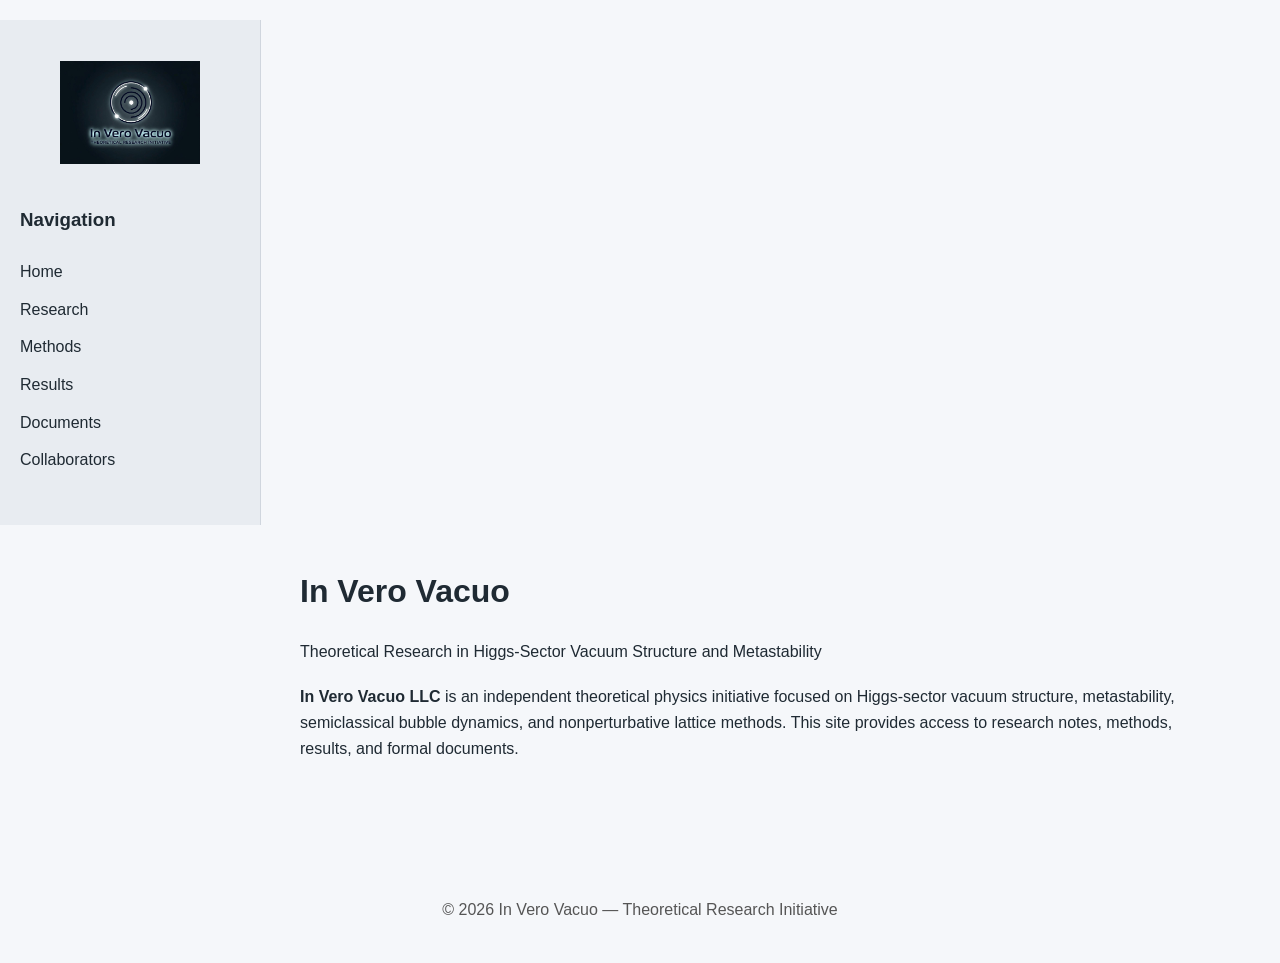
<file: index.html>
<!DOCTYPE html>
<html lang="en">
<head>
  <meta charset="UTF-8">
  <title>In Vero Vacuo — Home</title>
  <link rel="stylesheet" href="assets/css/style.css">
</head>

<body>
  
<!-- SIDEBAR NAVIGATION -->
    <div class="sidebar">
        <div class="sidebar-brand" style="margin-bottom: 20px; text-align: center;">
            <a href="index.html">
                <img src="assets/img/logo.png" alt="In Vero Vacuo Logo" style="width: 72px; height: 72px; object-fit: contain;">
            </a>
        </div>
        <h3>Navigation</h3>
        <ul>
            <li><a href="index.html">Home</a></li>
            <li><a href="research.html">Research</a></li>
            <li><a href="methods.html">Methods</a></li>
            <li><a href="results.html">Results</a></li>
            <li><a href="docs.html">Documents</a></li>
            <li><a href="collaborators.html">Collaborators</a></li>
           <!-- <li><a href="news.html">News</a></li>-->
        </ul>
    </div>
  <!-- MAIN CONTENT -->
  <div class="main-content">
    <div class="hero">
    <h1>In Vero Vacuo</h1>
    <p>Theoretical Research in Higgs‑Sector Vacuum Structure and Metastability</p>
  </div>
    <p>
      <strong>In Vero Vacuo LLC</strong> is an independent theoretical physics initiative focused on 
      Higgs‑sector vacuum structure, metastability, semiclassical bubble dynamics, and nonperturbative 
      lattice methods. This site provides access to research notes, methods, results, and formal documents.
    </p>
  </div>

  <!-- FOOTER -->
  <footer>
    <p>© 2026 In Vero Vacuo — Theoretical Research Initiative</p>
  </footer>

</body>
</html>
</file>
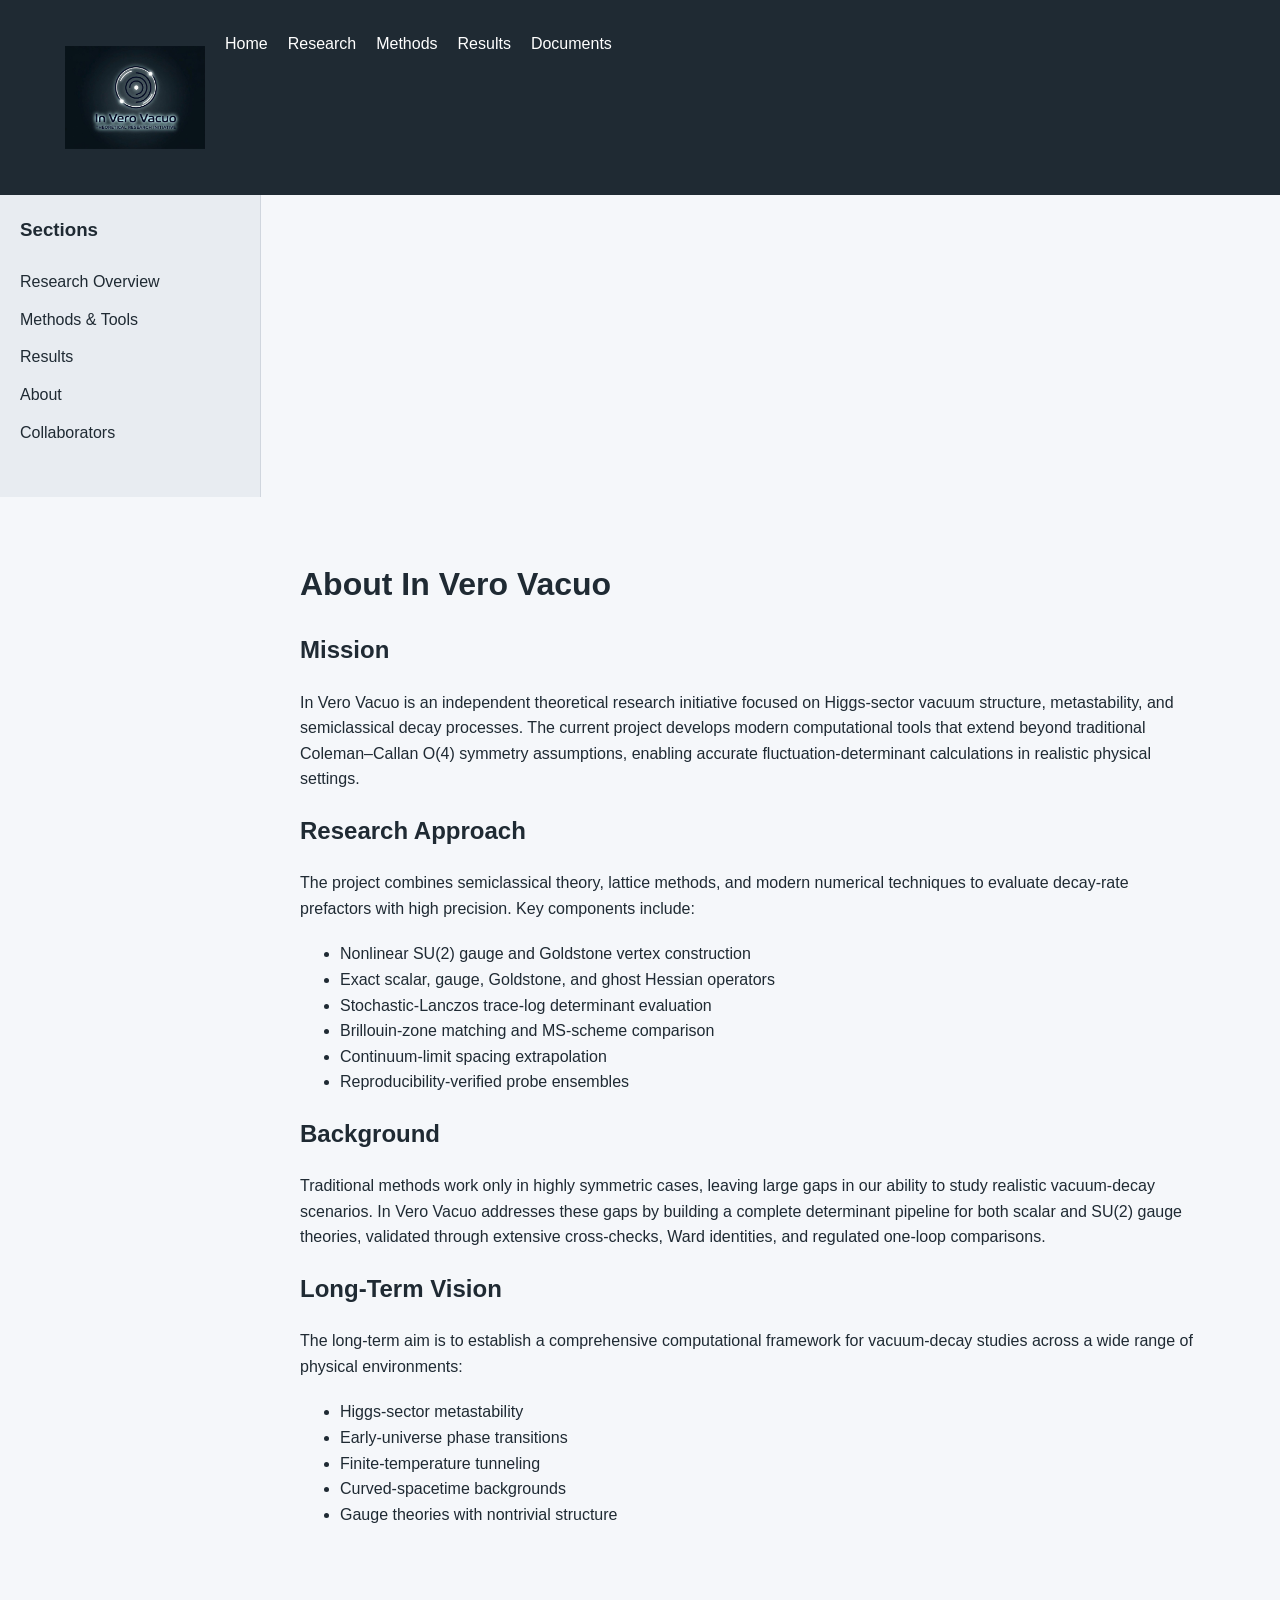
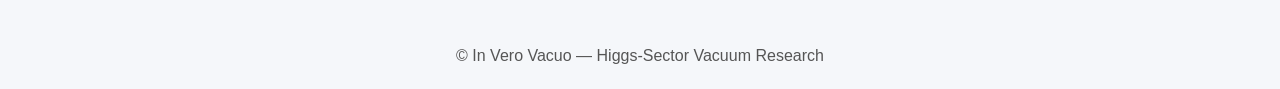
<file: about.html>
<!DOCTYPE html>
<html lang="en">
<head>
  <meta charset="UTF-8">
  <title>About — In Vero Vacuo</title>
  <link rel="stylesheet" href="assets/css/style.css">
</head>

<body>
<nav class="navbar">
   <ul class="nav-links">
    <li>
      <a href="index.html">
                <img src="assets/img/logo.png" alt="In Vero Vacuo Logo" style="width: 72px; height: 72px; object-fit: contain;">
       </a> 
      <!-- <a href="index.html">
            <img src="logo.png" alt="In Vero Vacuo Logo">
            <span>In Vero Vacuo</span>-->
       <!-- </a>-->
    </li>
    <li><a href="index.html">Home</a></li>
    <li><a href="research.html">Research</a></li>
    <li><a href="methods.html">Methods</a></li>
    <li><a href="results.html">Results</a></li>
    <li><a href="docs.html">Documents</a></li>
<!-- <li><a href="news.html">News</a></li>-->
</ul> 
</nav>

<div class="sidebar">
  <h3>Sections</h3>
  <ul>
    <li><a href="research.html">Research Overview</a></li>
    <li><a href="methods.html">Methods & Tools</a></li>
    <li><a href="results.html">Results</a></li>
    <!--<li><a href="reports.html">Technical Reports</a></li>-->
    <li><a href="about.html">About</a></li>
    <li><a href="collaborators.html">Collaborators</a></li>
<!--<li><a href="news.html">News & Updates</a></li>-->
  </ul>
</div>

<div class="main-content">
  <h1>About In Vero Vacuo</h1>

  <h2>Mission</h2>
  <p>
    In Vero Vacuo is an independent theoretical research initiative focused on
    Higgs‑sector vacuum structure, metastability, and semiclassical decay
    processes. The current project develops modern computational tools that extend
    beyond traditional Coleman–Callan O(4) symmetry assumptions, enabling
    accurate fluctuation‑determinant calculations in realistic physical settings.
  </p>

  <h2>Research Approach</h2>
  <p>
    The project combines semiclassical theory, lattice methods, and modern
    numerical techniques to evaluate decay‑rate prefactors with high precision.
    Key components include:
  </p>

  <ul>
    <li>Nonlinear SU(2) gauge and Goldstone vertex construction</li>
    <li>Exact scalar, gauge, Goldstone, and ghost Hessian operators</li>
    <li>Stochastic‑Lanczos trace‑log determinant evaluation</li>
    <li>Brillouin‑zone matching and MS‑scheme comparison</li>
    <li>Continuum‑limit spacing extrapolation</li>
    <li>Reproducibility‑verified probe ensembles</li>
  </ul>

  <h2>Background</h2>
  <p>
    Traditional methods work only in highly symmetric cases, leaving large gaps
    in our ability to study realistic vacuum‑decay scenarios. In Vero Vacuo
    addresses these gaps by building a complete determinant pipeline for both
    scalar and SU(2) gauge theories, validated through extensive cross‑checks,
    Ward identities, and regulated one‑loop comparisons.
  </p>

  <h2>Long‑Term Vision</h2>
  <p>
    The long‑term aim is to establish a comprehensive computational framework
    for vacuum‑decay studies across a wide range of physical environments:
  </p>

  <ul>
    <li>Higgs‑sector metastability</li>
    <li>Early‑universe phase transitions</li>
    <li>Finite‑temperature tunneling</li>
    <li>Curved‑spacetime backgrounds</li>
    <li>Gauge theories with nontrivial structure</li>
  </ul>
</div>

<footer>
  © In Vero Vacuo — Higgs‑Sector Vacuum Research
</footer>

</body>
</html>
</file>
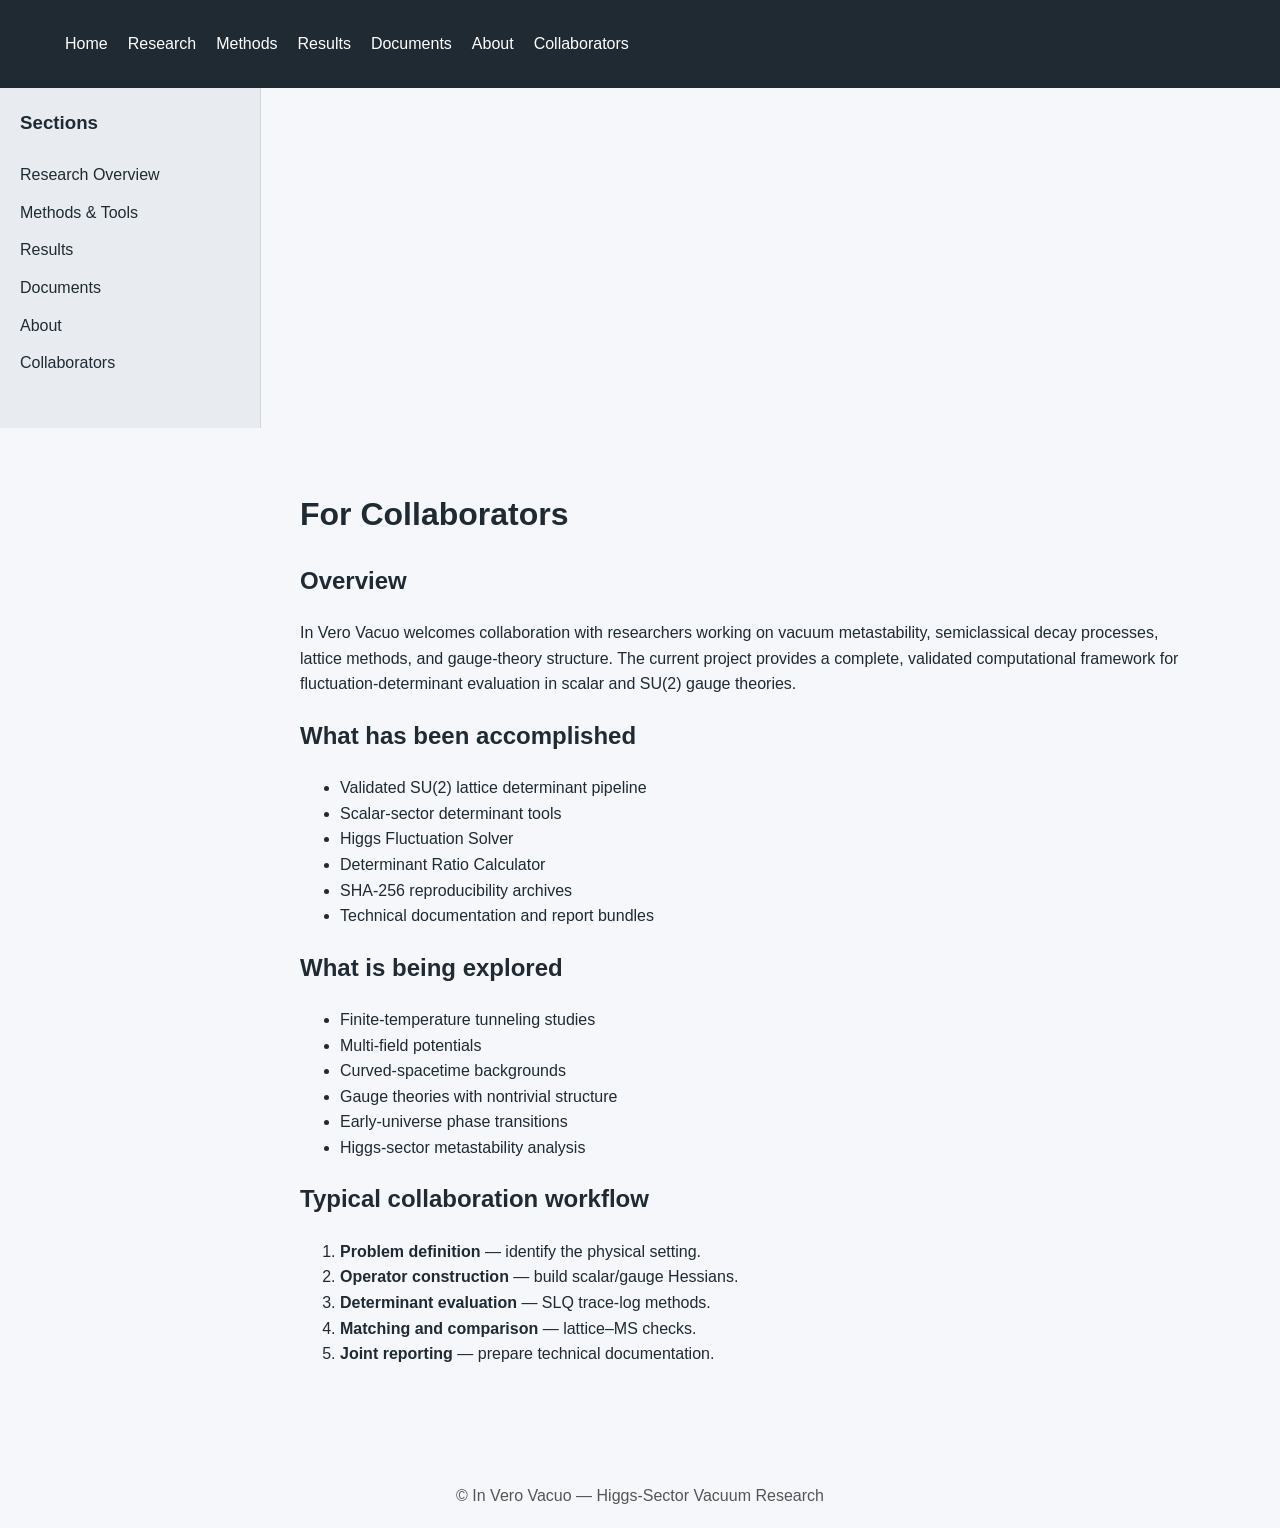
<file: collaborators.html>
<!DOCTYPE html>
<html lang="en">
<head>
  <meta charset="UTF-8">
  <title>Collaborators — In Vero Vacuo</title>
  <link rel="stylesheet" href="assets/css/style.css">
</head>

<body>

<nav class="navbar">
  <ul class="nav-links">
    <li><a href="index.html">Home</a></li>
    <li><a href="research.html">Research</a></li>
    <li><a href="methods.html">Methods</a></li>
    <li><a href="results.html">Results</a></li>
    <li><a href="docs.html">Documents</a></li>
    <li><a href="about.html">About</a></li>
    <li><a href="collaborators.html">Collaborators</a></li>
<!--<li><a href="news.html">News</a></li>-->
  </ul>
</nav>

<div class="sidebar">
  <h3>Sections</h3>
  <ul>
    <li><a href="research.html">Research Overview</a></li>
    <li><a href="methods.html">Methods & Tools</a></li>
    <li><a href="results.html">Results</a></li>
    <li><a href="docs.html">Documents</a></li>
    <li><a href="about.html">About</a></li>
    <li><a href="collaborators.html">Collaborators</a></li>
 <!--<li><a href="news.html">News & Updates</a></li>-->
  </ul>
</div>

<div class="main-content">
  <h1>For Collaborators</h1>

  <h2>Overview</h2>
  <p>
    In Vero Vacuo welcomes collaboration with researchers working on vacuum
    metastability, semiclassical decay processes, lattice methods, and
    gauge-theory structure. The current project provides a complete, validated
    computational framework for fluctuation-determinant evaluation in scalar and
    SU(2) gauge theories.
  </p>

  <h2>What has been accomplished</h2>
  <ul>
    <li>Validated SU(2) lattice determinant pipeline</li>
    <li>Scalar-sector determinant tools</li>
    <li>Higgs Fluctuation Solver</li>
    <li>Determinant Ratio Calculator</li>
    <li>SHA‑256 reproducibility archives</li>
    <li>Technical documentation and report bundles</li>
  </ul>

  <h2>What is being explored</h2>
  <ul>
    <li>Finite-temperature tunneling studies</li>
    <li>Multi-field potentials</li>
    <li>Curved-spacetime backgrounds</li>
    <li>Gauge theories with nontrivial structure</li>
    <li>Early-universe phase transitions</li>
    <li>Higgs-sector metastability analysis</li>
  </ul>

  <h2>Typical collaboration workflow</h2>
  <ol>
    <li><strong>Problem definition</strong> — identify the physical setting.</li>
    <li><strong>Operator construction</strong> — build scalar/gauge Hessians.</li>
    <li><strong>Determinant evaluation</strong> — SLQ trace-log methods.</li>
    <li><strong>Matching and comparison</strong> — lattice–MS checks.</li>
    <li><strong>Joint reporting</strong> — prepare technical documentation.</li>
  </ol>

 <!--<h2>merrittscook1955@gmail.com</h2>
  <p>
    If you are interested in collaboration, joint project proposals, or access
    to source bundles and reproducibility archives, please reach out.
  </p>-->
</div>

<footer>
  © In Vero Vacuo — Higgs‑Sector Vacuum Research
</footer>

</body>
</html>
</file>
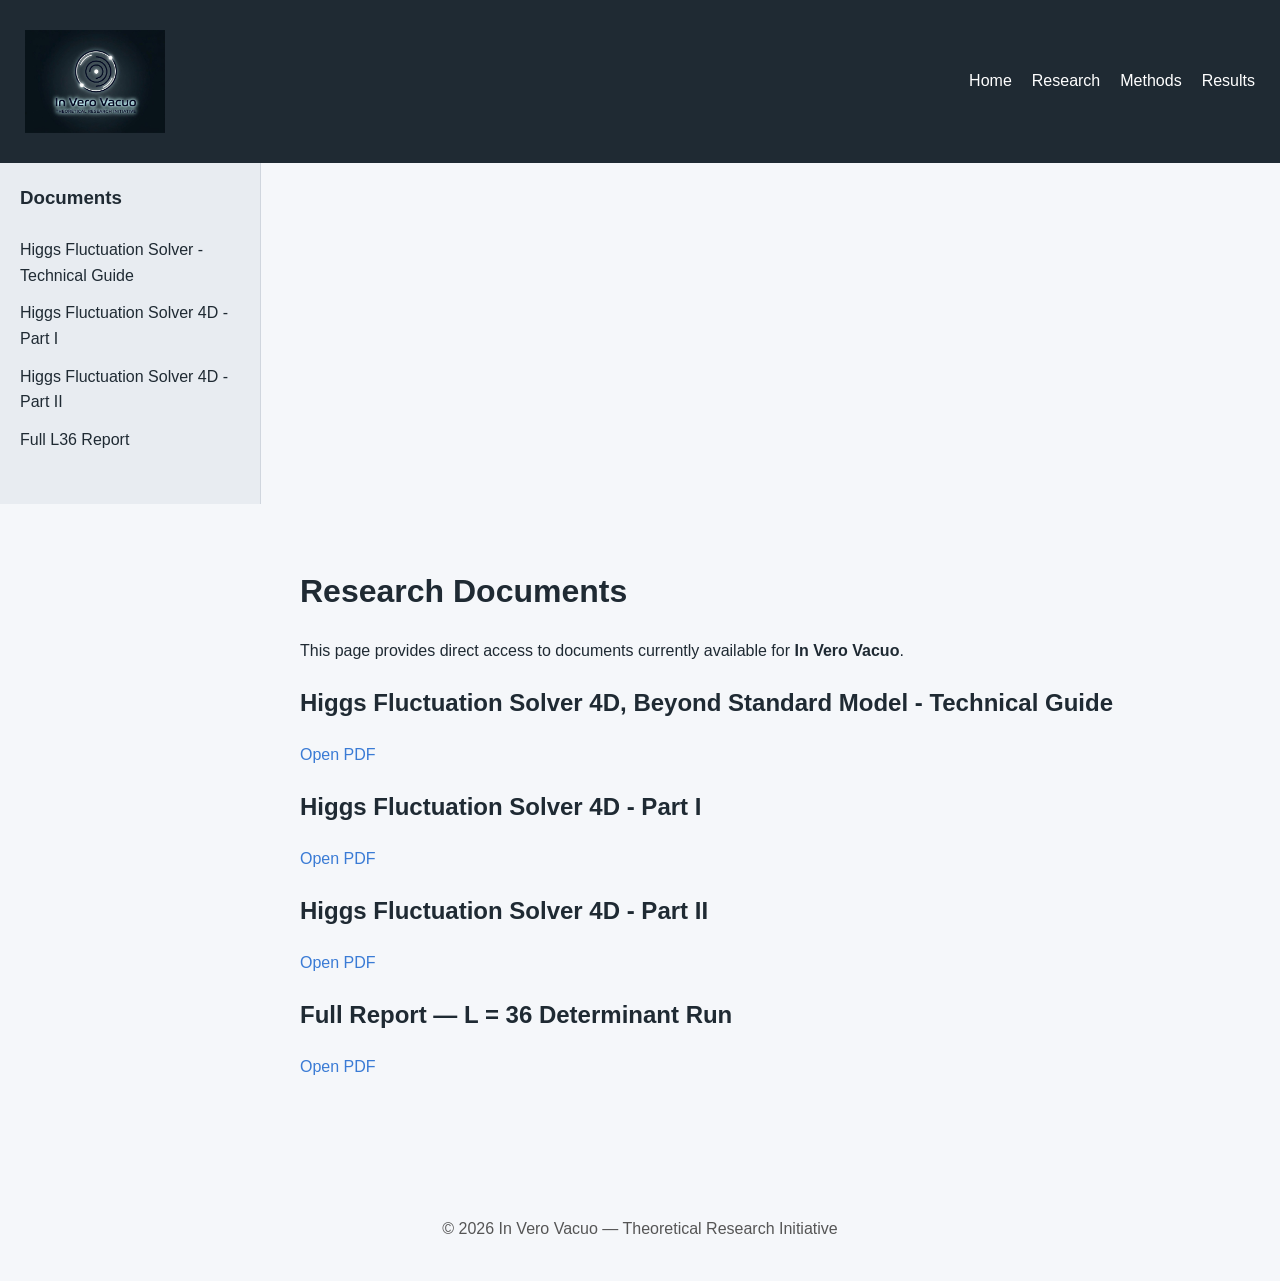
<file: docs.html>
<!-- force rebuild -->

<!DOCTYPE html>
<html lang="en">
<head>
  <meta charset="UTF-8">
  <title>Documents — In Vero Vacuo</title>
  <link rel="stylesheet" href="assets/css/style.css">
</head>

<body>

  <!-- NAVBAR -->
  <nav class="navbar">
    <a href="index.html" class="logo-link">
      <img src="assets/img/logo.png" alt="In Vero Vacuo Logo" class="site-logo">
    </a>
    <ul class="nav-links">
      <li><a href="index.html">Home</a></li>
      <li><a href="research.html">Research</a></li>
      <li><a href="methods.html">Methods</a></li>
      <li><a href="results.html">Results</a></li>
      <!--<li><a href="documents.html">Documents</a></li>-->
      <!--<li><a href="news.html">News</a></li>-->
    </ul>
  </nav>

  <!-- SIDEBAR -->
  <div class="sidebar">
    <h3>Documents</h3>
    <ul>
      <li><a href="#higgs">Higgs Fluctuation Solver - Technical Guide</a></li>
      <li><a href="#gauge">Higgs Fluctuation Solver 4D - Part I</a></li>
      <li><a href="#matching">Higgs Fluctuation Solver 4D - Part II</a></li>
      <li><a href="#fullreport">Full L36 Report</a></li>
    </ul>
  </div>

  <!-- MAIN CONTENT -->
  <div class="main-content">
    <h1>Research Documents</h1>
    <p>
      This page provides direct access to documents currently available for
      <strong>In Vero Vacuo</strong>.
    </p>

    <h2 id="higgs">Higgs Fluctuation Solver 4D, Beyond Standard Model - Technical Guide</h2>
    <p>
      <a href="assets/pdf/Higgs_Fluctuation_Solver_4D_Beyond_Standard_Model (22).pdf" target="_blank">
        Open PDF
      </a>
    </p>

    <h2 id="gauge">Higgs Fluctuation Solver 4D - Part I</h2>
    <p>
      <a href="assets/pdf/Higgs_Fluctuation_Solver_4D_Part_one.pdf" target="_blank">
        Open PDF
      </a>
    </p>

    <h2 id="matching">Higgs Fluctuation Solver 4D - Part II</h2>
    <p>
      <a href="assets/pdf/Higgs_Fluctuation_Solver_4D_Part_two.pdf" target="_blank">
        Open PDF
      </a>
    </p>

    <h2 id="fullreport">Full Report — L = 36 Determinant Run</h2>
    <p>
      <a href="assets/pdf/full_report_L36.pdf" target="_blank">
        Open PDF
      </a>
    </p>

  </div>

  <!-- FOOTER -->
  <footer>
    <p>© 2026 In Vero Vacuo — Theoretical Research Initiative</p>
  </footer>

</body>
</html>
</file>
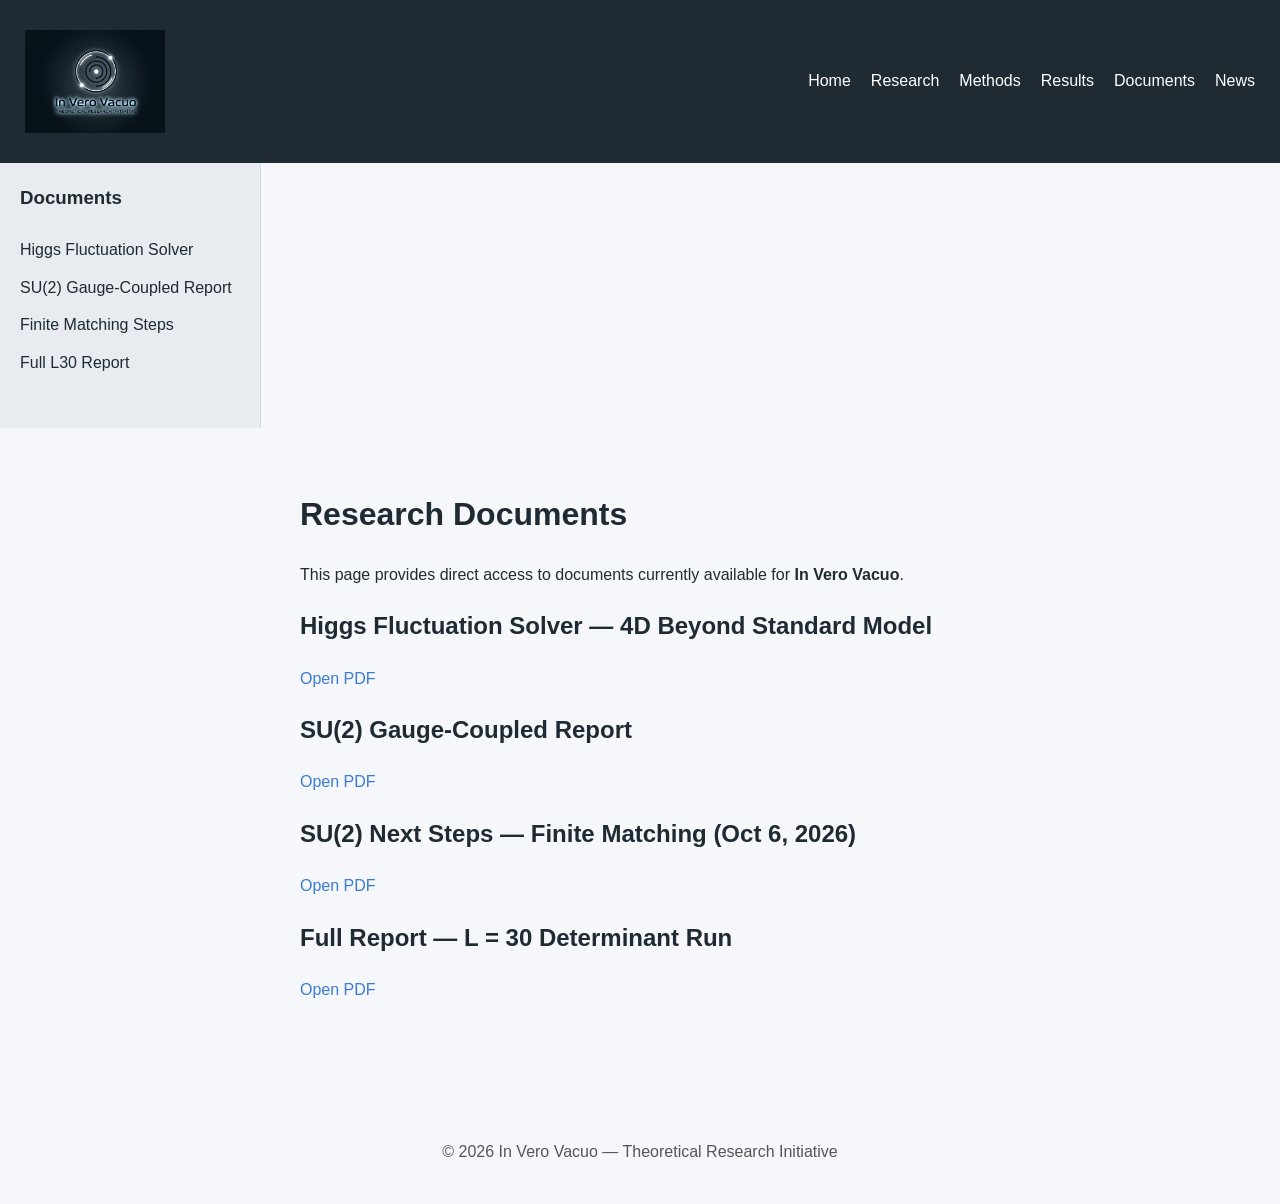
<file: documents.html>
<!-- force rebuild -->

<!DOCTYPE html>
<html lang="en">
<head>
  <meta charset="UTF-8">
  <title>Documents — In Vero Vacuo</title>
  <link rel="stylesheet" href="assets/css/style.css">
</head>

<body>

  <!-- NAVBAR -->
  <nav class="navbar">
    <a href="index.html" class="logo-link">
      <img src="assets/img/logo.png" alt="In Vero Vacuo Logo" class="site-logo">
    </a>
    <ul class="nav-links">
      <li><a href="index.html">Home</a></li>
      <li><a href="research.html">Research</a></li>
      <li><a href="methods.html">Methods</a></li>
      <li><a href="results.html">Results</a></li>
      <li><a href="documents.html">Documents</a></li>
      <li><a href="news.html">News</a></li>
    </ul>
  </nav>

  <!-- SIDEBAR -->
  <div class="sidebar">
    <h3>Documents</h3>
    <ul>
      <li><a href="#higgs">Higgs Fluctuation Solver</a></li>
      <li><a href="#gauge">SU(2) Gauge-Coupled Report</a></li>
      <li><a href="#matching">Finite Matching Steps</a></li>
      <li><a href="#fullreport">Full L30 Report</a></li>
    </ul>
  </div>

  <!-- MAIN CONTENT -->
  <div class="main-content">
    <h1>Research Documents</h1>
    <p>
      This page provides direct access to documents currently available for
      <strong>In Vero Vacuo</strong>.
    </p>

    <h2 id="higgs">Higgs Fluctuation Solver — 4D Beyond Standard Model</h2>
    <p>
      <a href="assets/pdf/Higgs_Fluctuation_Solver_4D_Beyond_Standard_Model (14).pdf" target="_blank">
        Open PDF
      </a>
    </p>

    <h2 id="gauge">SU(2) Gauge-Coupled Report</h2>
    <p>
      <a href="assets/pdf/SU2_Gauge_Coupled_Report.pdf" target="_blank">
        Open PDF
      </a>
    </p>

    <h2 id="matching">SU(2) Next Steps — Finite Matching (Oct 6, 2026)</h2>
    <p>
      <a href="assets/pdf/SU2_Next_Steps_Finite_Matching_20261006(3).pdf" target="_blank">
        Open PDF
      </a>
    </p>

    <h2 id="fullreport">Full Report — L = 30 Determinant Run</h2>
    <p>
      <a href="assets/pdf/full_report_L30(1).pdf" target="_blank">
        Open PDF
      </a>
    </p>

  </div>

  <!-- FOOTER -->
  <footer>
    <p>© 2026 In Vero Vacuo — Theoretical Research Initiative</p>
  </footer>

</body>
</html>
</file>
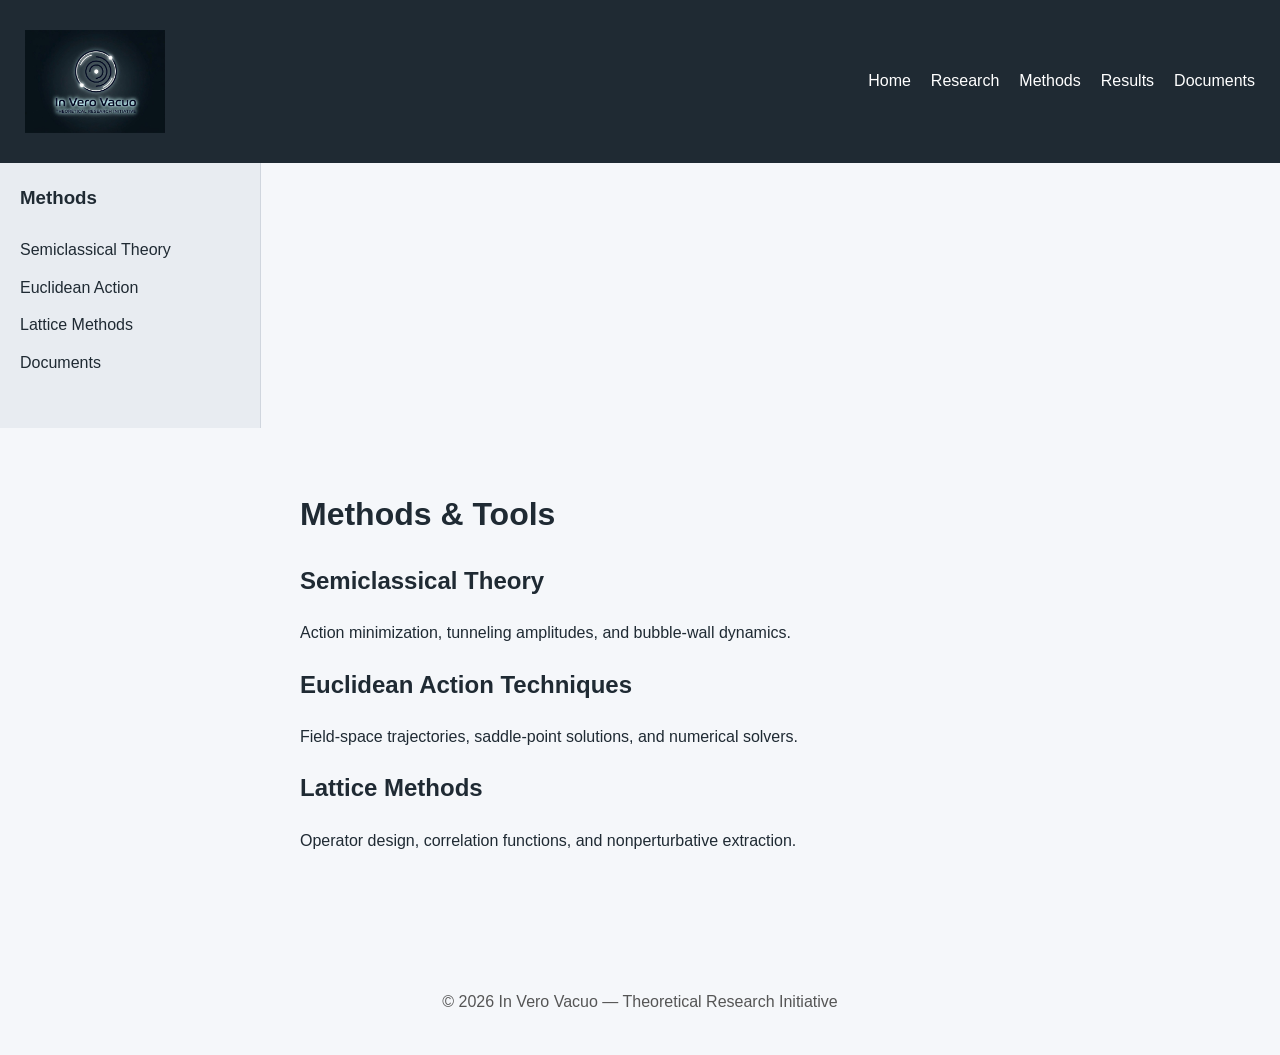
<file: methods.html>
<!DOCTYPE html>
<html lang="en">
<head>
  <meta charset="UTF-8">
  <title>Methods — In Vero Vacuo</title>
  <link rel="stylesheet" href="assets/css/style.css">
</head>

<body>

  <nav class="navbar">
    <a href="index.html" class="logo-link">
      <img src="assets/img/logo.png" alt="In Vero Vacuo Logo" class="site-logo">
    </a>
    <ul class="nav-links">
      <li><a href="index.html">Home</a></li>
      <li><a href="research.html">Research</a></li>
      <li><a href="methods.html">Methods</a></li>
      <li><a href="results.html">Results</a></li>
      <li><a href="docs.html">Documents</a></li>
     <!-- <li><a href="news.html">News</a></li>-->
    </ul>
  </nav>

  <div class="sidebar">
    <h3>Methods</h3>
    <ul>
      <li><a href="#semiclassical">Semiclassical Theory</a></li>
      <li><a href="#euclidean">Euclidean Action</a></li>
      <li><a href="#lattice">Lattice Methods</a></li>
      <li><a href="docs.html">Documents</a></li>
    </ul>
  </div>

  <div class="main-content">
    <h1>Methods & Tools</h1>

    <h2 id="semiclassical">Semiclassical Theory</h2>
    <p>Action minimization, tunneling amplitudes, and bubble‑wall dynamics.</p>

    <h2 id="euclidean">Euclidean Action Techniques</h2>
    <p>Field‑space trajectories, saddle‑point solutions, and numerical solvers.</p>

    <h2 id="lattice">Lattice Methods</h2>
    <p>Operator design, correlation functions, and nonperturbative extraction.</p>
  </div>

  <footer>
    <p>© 2026 In Vero Vacuo — Theoretical Research Initiative</p>
  </footer>

</body>
</html>
</file>
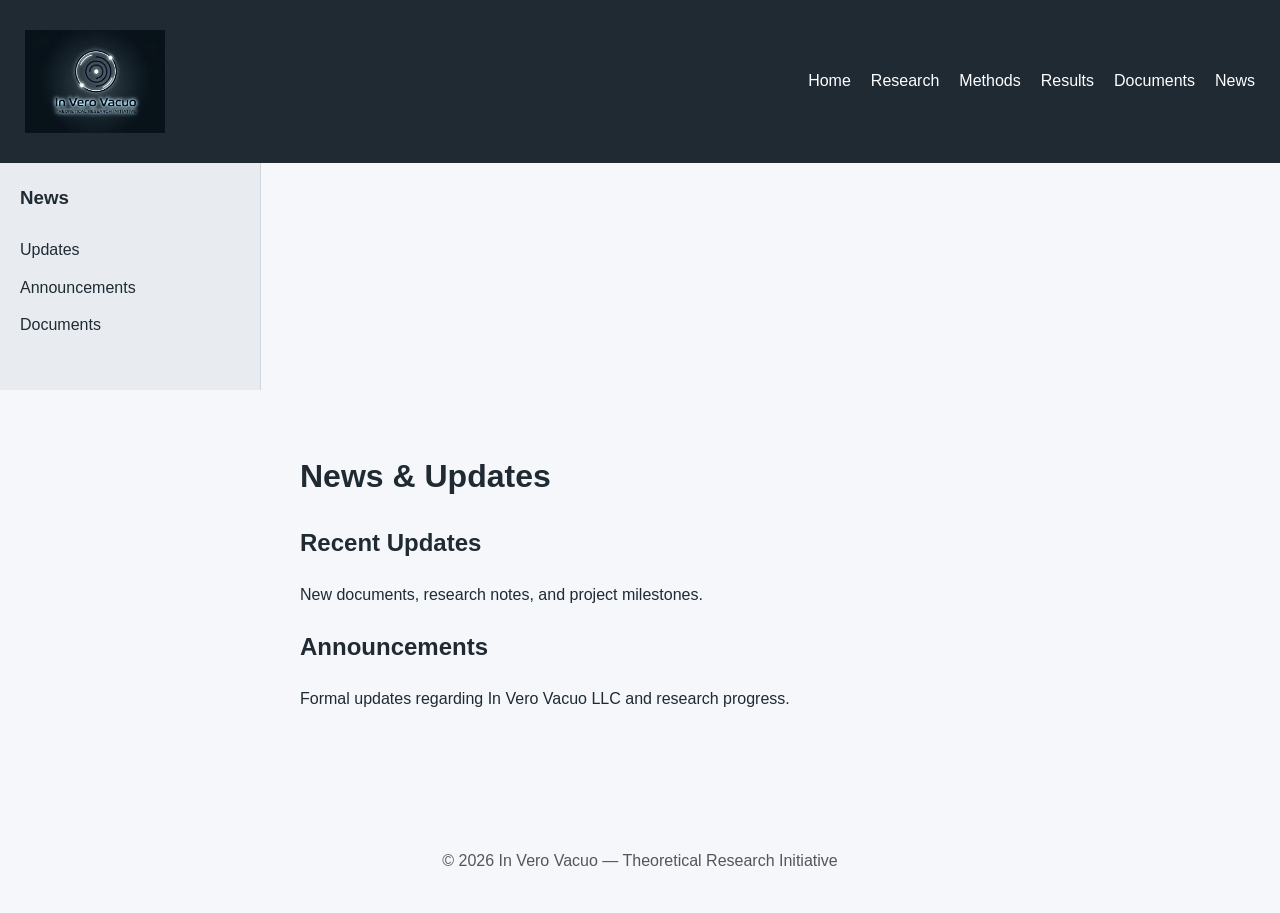
<file: news.html>
<!DOCTYPE html>
<html lang="en">
<head>
  <meta charset="UTF-8">
  <title>News — In Vero Vacuo</title>
  <link rel="stylesheet" href="assets/css/style.css">
</head>

<body>

  <nav class="navbar">
    <a href="index.html" class="logo-link">
      <img src="assets/img/logo.png" alt="In Vero Vacuo Logo" class="site-logo">
    </a>
    <ul class="nav-links">
      <li><a href="index.html">Home</a></li>
      <li><a href="research.html">Research</a></li>
      <li><a href="methods.html">Methods</a></li>
      <li><a href="results.html">Results</a></li>
      <li><a href="docs.html">Documents</a></li>
      <li><a href="news.html">News</a></li>
    </ul>
  </nav>

  <div class="sidebar">
    <h3>News</h3>
    <ul>
      <li><a href="#updates">Updates</a></li>
      <li><a href="#announcements">Announcements</a></li>
      <li><a href="docs.html">Documents</a></li>
    </ul>
  </div>

  <div class="main-content">
    <h1>News & Updates</h1>

    <h2 id="updates">Recent Updates</h2>
    <p>New documents, research notes, and project milestones.</p>

    <h2 id="announcements">Announcements</h2>
    <p>Formal updates regarding In Vero Vacuo LLC and research progress.</p>
  </div>

  <footer>
    <p>© 2026 In Vero Vacuo — Theoretical Research Initiative</p>
  </footer>

</body>
</html>
</file>
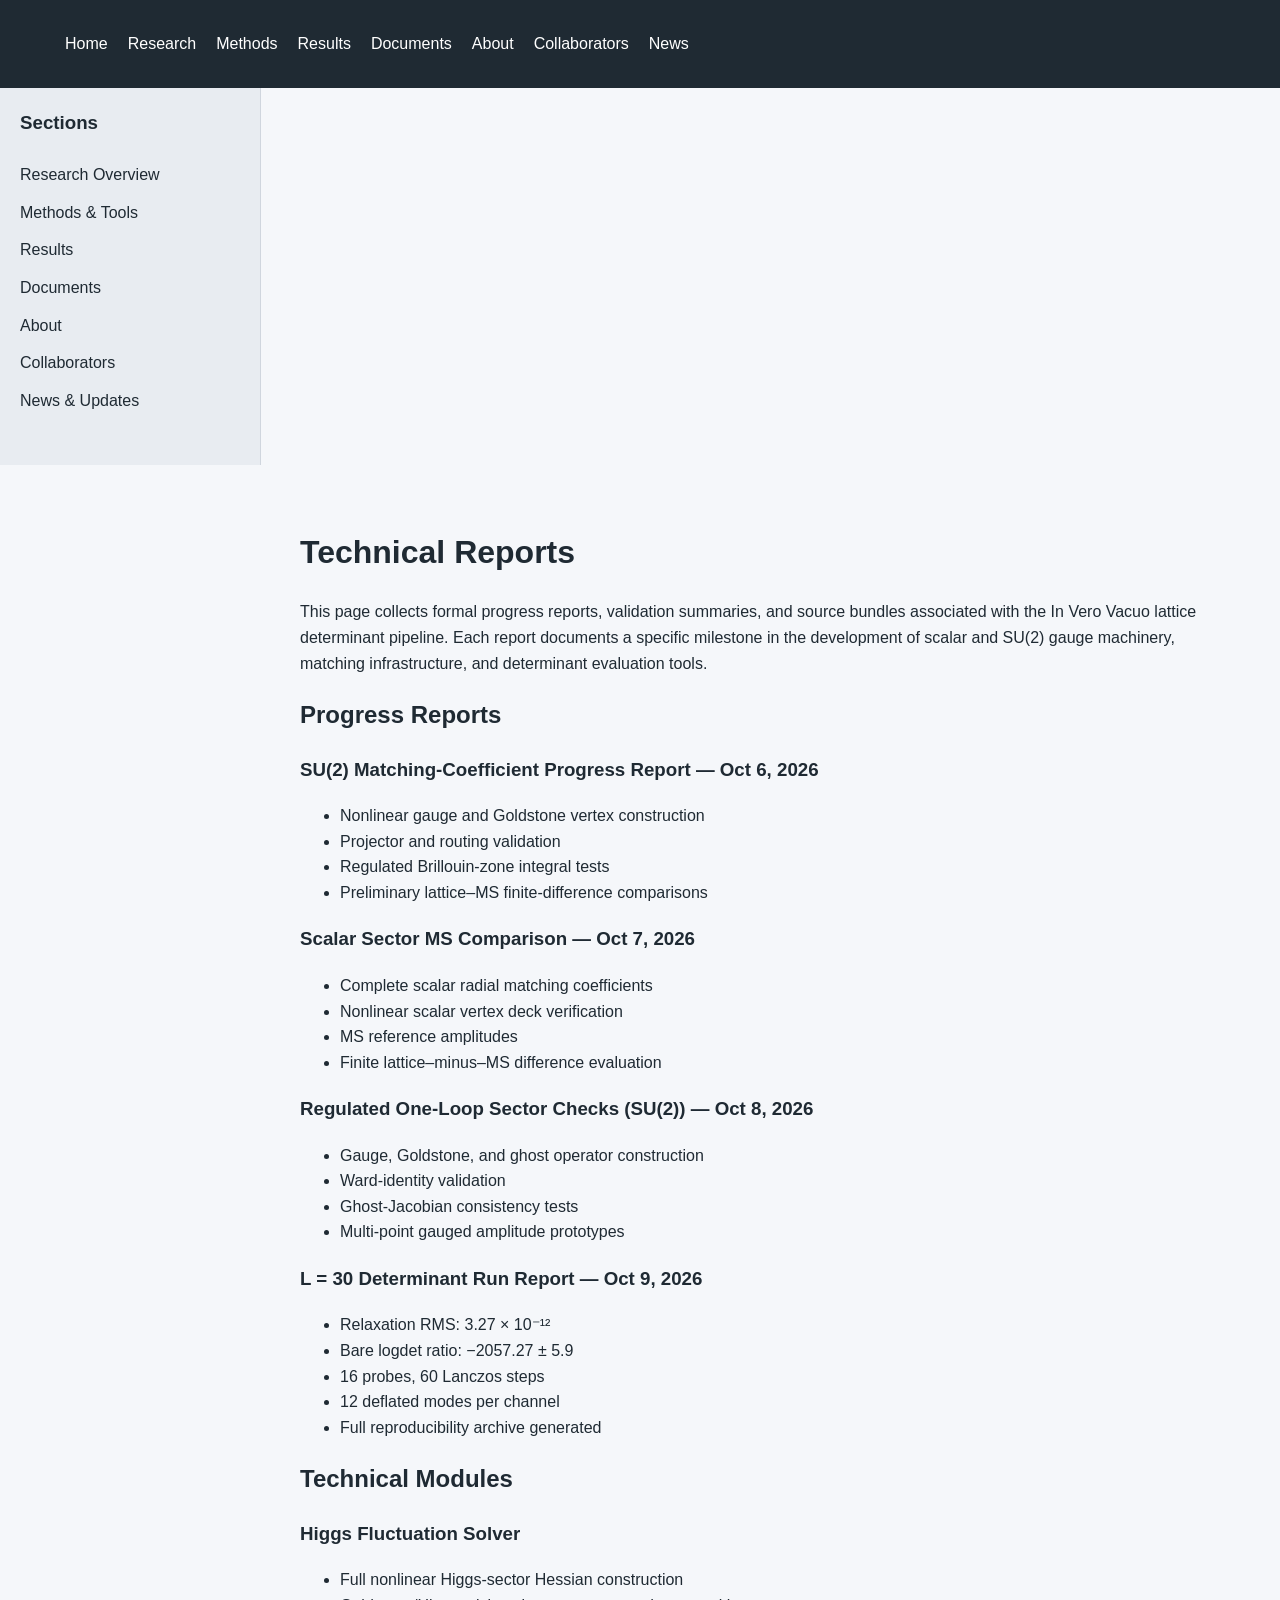
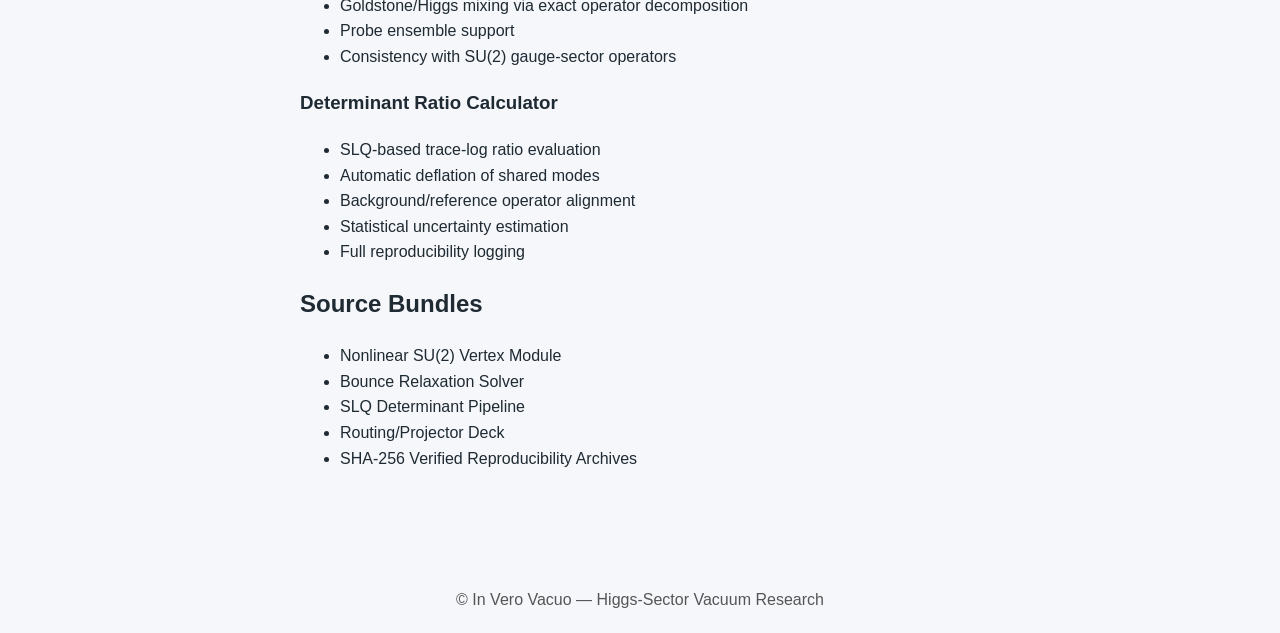
<file: reports.html>
<!DOCTYPE html>
<html lang="en">
<head>
  <meta charset="UTF-8">
  <title>Technical Reports — In Vero Vacuo</title>
  <link rel="stylesheet" href="assets/css/style.css">
</head>

<body>

<nav class="navbar">
  <ul class="nav-links">
    <li><a href="index.html">Home</a></li>
    <li><a href="research.html">Research</a></li>
    <li><a href="methods.html">Methods</a></li>
    <li><a href="results.html">Results</a></li>
    <li><a href="docs.html">Documents</a></li>
    <li><a href="about.html">About</a></li>
    <li><a href="collaborators.html">Collaborators</a></li>
    <li><a href="news.html">News</a></li>
  </ul>
</nav>

<div class="sidebar">
  <h3>Sections</h3>
  <ul>
    <li><a href="research.html">Research Overview</a></li>
    <li><a href="methods.html">Methods & Tools</a></li>
    <li><a href="results.html">Results</a></li>
    <li><a href="docs.html">Documents</a></li>
    <li><a href="about.html">About</a></li>
    <li><a href="collaborators.html">Collaborators</a></li>
    <li><a href="news.html">News & Updates</a></li>
  </ul>
</div>

<div class="main-content">
  <h1>Technical Reports</h1>

  <p>
    This page collects formal progress reports, validation summaries, and source
    bundles associated with the In Vero Vacuo lattice determinant pipeline.
    Each report documents a specific milestone in the development of scalar and
    SU(2) gauge machinery, matching infrastructure, and determinant evaluation
    tools.
  </p>

  <h2>Progress Reports</h2>

  <h3>SU(2) Matching-Coefficient Progress Report — Oct 6, 2026</h3>
  <ul>
    <li>Nonlinear gauge and Goldstone vertex construction</li>
    <li>Projector and routing validation</li>
    <li>Regulated Brillouin-zone integral tests</li>
    <li>Preliminary lattice–MS finite-difference comparisons</li>
  </ul>

  <h3>Scalar Sector MS Comparison — Oct 7, 2026</h3>
  <ul>
    <li>Complete scalar radial matching coefficients</li>
    <li>Nonlinear scalar vertex deck verification</li>
    <li>MS reference amplitudes</li>
    <li>Finite lattice–minus–MS difference evaluation</li>
  </ul>

  <h3>Regulated One-Loop Sector Checks (SU(2)) — Oct 8, 2026</h3>
  <ul>
    <li>Gauge, Goldstone, and ghost operator construction</li>
    <li>Ward-identity validation</li>
    <li>Ghost-Jacobian consistency tests</li>
    <li>Multi-point gauged amplitude prototypes</li>
  </ul>

  <h3>L = 30 Determinant Run Report — Oct 9, 2026</h3>
  <ul>
    <li>Relaxation RMS: 3.27 × 10⁻¹²</li>
    <li>Bare logdet ratio: −2057.27 ± 5.9</li>
    <li>16 probes, 60 Lanczos steps</li>
    <li>12 deflated modes per channel</li>
    <li>Full reproducibility archive generated</li>
  </ul>

  <h2>Technical Modules</h2>

  <h3>Higgs Fluctuation Solver</h3>
  <ul>
    <li>Full nonlinear Higgs-sector Hessian construction</li>
    <li>Goldstone/Higgs mixing via exact operator decomposition</li>
    <li>Probe ensemble support</li>
    <li>Consistency with SU(2) gauge-sector operators</li>
  </ul>

  <h3>Determinant Ratio Calculator</h3>
  <ul>
    <li>SLQ-based trace-log ratio evaluation</li>
    <li>Automatic deflation of shared modes</li>
    <li>Background/reference operator alignment</li>
    <li>Statistical uncertainty estimation</li>
    <li>Full reproducibility logging</li>
  </ul>

  <h2>Source Bundles</h2>
  <ul>
    <li>Nonlinear SU(2) Vertex Module</li>
    <li>Bounce Relaxation Solver</li>
    <li>SLQ Determinant Pipeline</li>
    <li>Routing/Projector Deck</li>
    <li>SHA‑256 Verified Reproducibility Archives</li>
  </ul>
</div>

<footer>
  © In Vero Vacuo — Higgs‑Sector Vacuum Research
</footer>

</body>
</html>
</file>
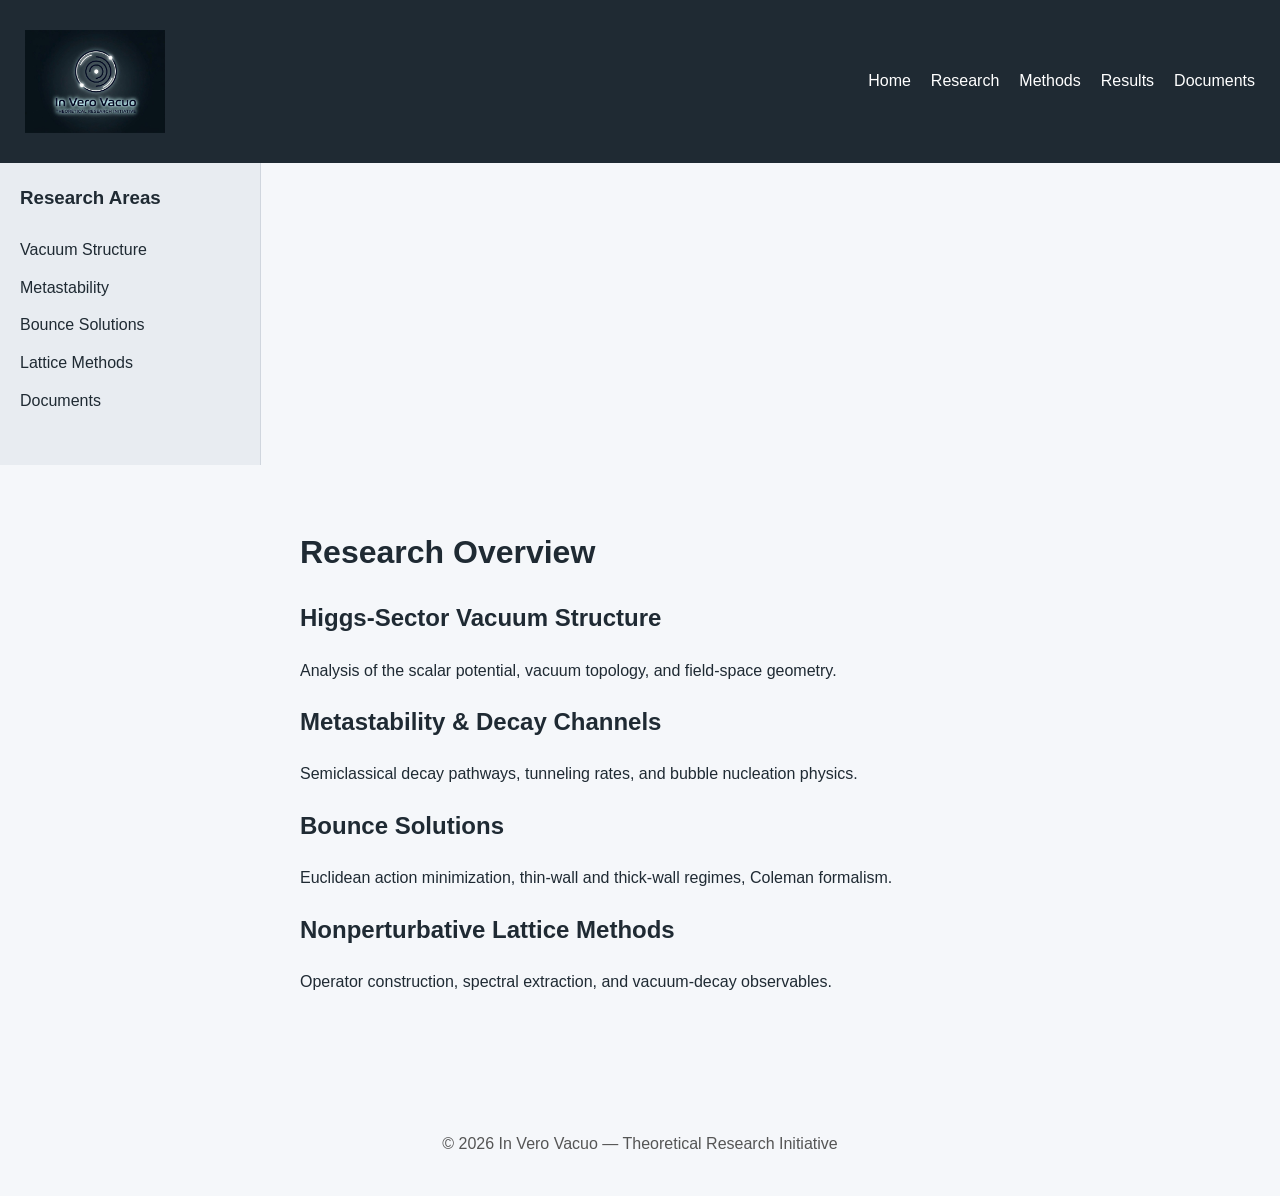
<file: research.html>
<!DOCTYPE html>
<html lang="en">
<head>
  <meta charset="UTF-8">
  <title>Research — In Vero Vacuo</title>
  <link rel="stylesheet" href="assets/css/style.css">
</head>

<body>

  <nav class="navbar">
    <a href="index.html" class="logo-link">
      <img src="assets/img/logo.png" alt="In Vero Vacuo Logo" class="site-logo">
    </a>
    <ul class="nav-links">
      <li><a href="index.html">Home</a></li>
      <li><a href="research.html">Research</a></li>
      <li><a href="methods.html">Methods</a></li>
      <li><a href="results.html">Results</a></li>
      <li><a href="docs.html">Documents</a></li>
      <!--<li><a href="news.html">News</a></li>-->
    </ul>
  </nav>

  <div class="sidebar">
    <h3>Research Areas</h3>
    <ul>
      <li><a href="#vacuum">Vacuum Structure</a></li>
      <li><a href="#metastability">Metastability</a></li>
      <li><a href="#bounce">Bounce Solutions</a></li>
      <li><a href="#lattice">Lattice Methods</a></li>
      <li><a href="docs.html">Documents</a></li>
    </ul>
  </div>

  <div class="main-content">
    <h1>Research Overview</h1>

    <h2 id="vacuum">Higgs‑Sector Vacuum Structure</h2>
    <p>Analysis of the scalar potential, vacuum topology, and field‑space geometry.</p>

    <h2 id="metastability">Metastability & Decay Channels</h2>
    <p>Semiclassical decay pathways, tunneling rates, and bubble nucleation physics.</p>

    <h2 id="bounce">Bounce Solutions</h2>
    <p>Euclidean action minimization, thin‑wall and thick‑wall regimes, Coleman formalism.</p>

    <h2 id="lattice">Nonperturbative Lattice Methods</h2>
    <p>Operator construction, spectral extraction, and vacuum‑decay observables.</p>
  </div>

  <footer>
    <p>© 2026 In Vero Vacuo — Theoretical Research Initiative</p>
  </footer>

</body>
</html>
</file>
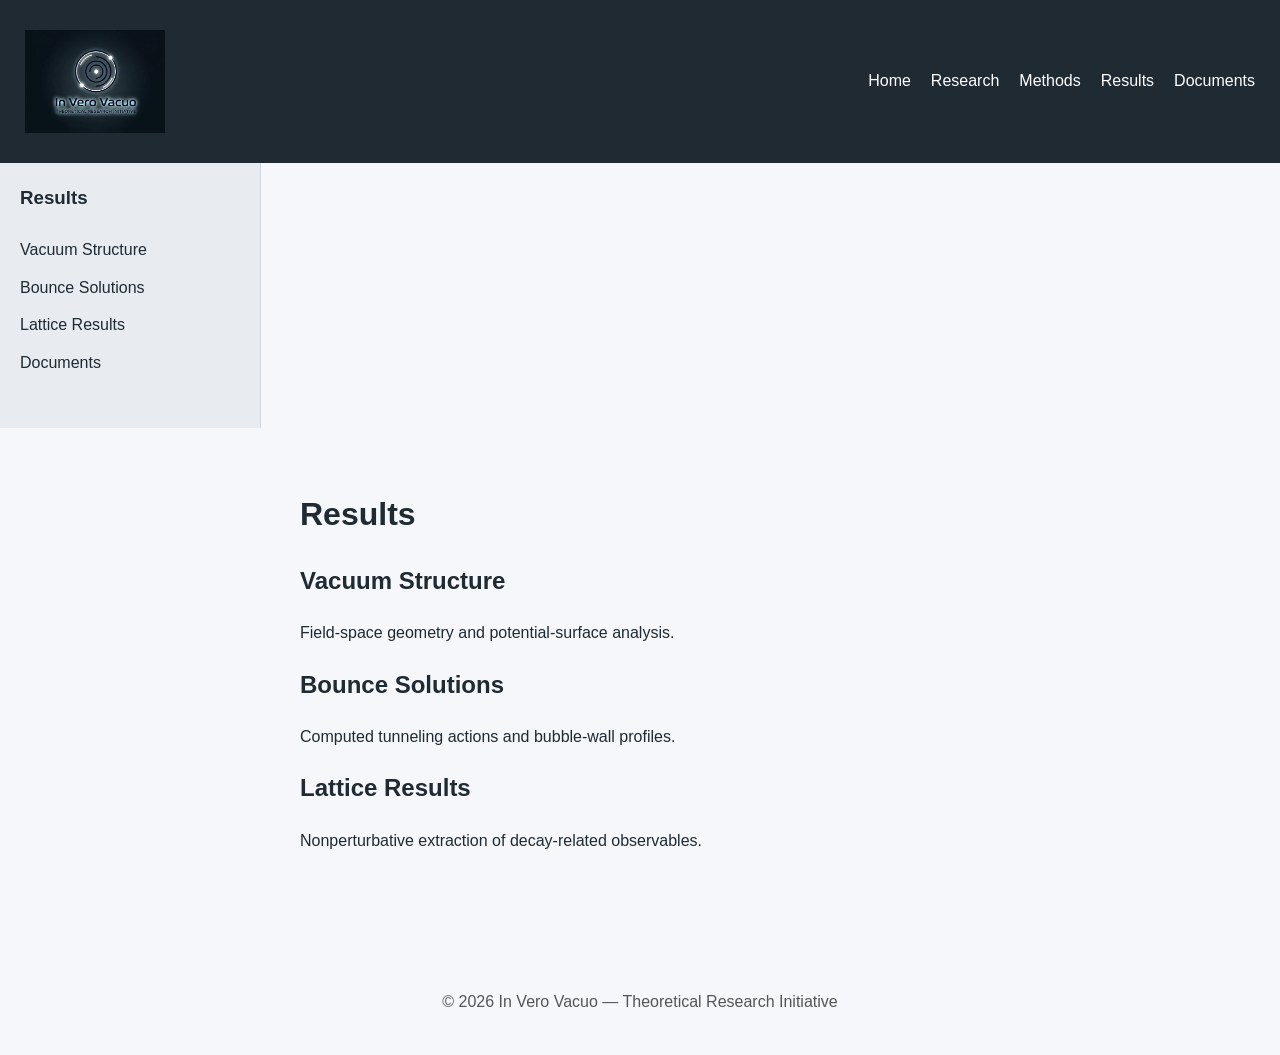
<file: results.html>
<!DOCTYPE html>
<html lang="en">
<head>
  <meta charset="UTF-8">
  <title>Results — In Vero Vacuo</title>
  <link rel="stylesheet" href="assets/css/style.css">
</head>

<body>

  <nav class="navbar">
    <a href="index.html" class="logo-link">
      <img src="assets/img/logo.png" alt="In Vero Vacuo Logo" class="site-logo">
    </a>
    <ul class="nav-links">
      <li><a href="index.html">Home</a></li>
      <li><a href="research.html">Research</a></li>
      <li><a href="methods.html">Methods</a></li>
      <li><a href="results.html">Results</a></li>
      <li><a href="docs.html">Documents</a></li>
      <!--<li><a href="news.html">News</a></li>-->
    </ul>
  </nav>

  <div class="sidebar">
    <h3>Results</h3>
    <ul>
      <li><a href="#vacuum">Vacuum Structure</a></li>
      <li><a href="#bounce">Bounce Solutions</a></li>
      <li><a href="#lattice">Lattice Results</a></li>
      <li><a href="docs.html">Documents</a></li>
    </ul>
  </div>

  <div class="main-content">
    <h1>Results</h1>

    <h2 id="vacuum">Vacuum Structure</h2>
    <p>Field‑space geometry and potential‑surface analysis.</p>

    <h2 id="bounce">Bounce Solutions</h2>
    <p>Computed tunneling actions and bubble‑wall profiles.</p>

    <h2 id="lattice">Lattice Results</h2>
    <p>Nonperturbative extraction of decay‑related observables.</p>
  </div>

  <footer>
    <p>© 2026 In Vero Vacuo — Theoretical Research Initiative</p>
  </footer>

</body>
</html>
</file>
<file: assets/css/style.css>
/* ---------------------------------------------------------
   Global Styles
--------------------------------------------------------- */

body {
    font-family: Inter, sans-serif;
    background: #F5F7FA;
    color: #1F2A33;
    line-height: 1.6;
    margin: 0;
    padding: 0;
}

/* ---------------------------------------------------------
   Layout Containers
--------------------------------------------------------- */

.navbar {
    background: #1F2A33;
    color: white;
    padding: 15px 25px;
    display: flex;
    align-items: center;
    justify-content: space-between;
}

.navbar .nav-links {
    list-style: none;
    display: flex;
    gap: 20px;
}

.navbar .nav-links a {
    color: white;
    text-decoration: none;
    font-weight: 500;
}

.sidebar {
    width: 220px;
    background: #E8ECF1;
    padding: 20px;
    position: fixed;
    top: 80px;
    bottom: 0;
    left: 0;
    overflow-y: auto;
    border-right: 1px solid #D0D6DE;
}

.sidebar h3 {
    margin-top: 0;
}

.sidebar ul {
    list-style: none;
    padding-left: 0;
}

.sidebar a {
    text-decoration: none;
    color: #1F2A33;
    display: block;
    padding: 6px 0;
    font-weight: 500;

    /* CRITICAL FIX: allow links to work */
    pointer-events: auto;
}

/* ---------------------------------------------------------
   Main Content
--------------------------------------------------------- */

.main-content {
    margin-left: 260px;
    padding: 40px;
    max-width: 900px;
}

h1, h2 {
    color: #1F2A33;
    font-weight: 600;
}

p {
    margin-bottom: 20px;
}

/* ---------------------------------------------------------
   Links
--------------------------------------------------------- */

a {
    color: #3A7BD5;
    text-decoration: none;

    /* CRITICAL FIX: ensure all links work */
    pointer-events: auto;
}

a:hover {
    text-decoration: underline;
}

/* ---------------------------------------------------------
   Code Blocks
--------------------------------------------------------- */

code {
    background: #EEE;
    padding: 3px 6px;
    border-radius: 4px;
}

/* ---------------------------------------------------------
   Footer
--------------------------------------------------------- */

footer {
    margin-top: 40px;
    padding: 20px;
    text-align: center;
    color: #555;
}

.sidebar {
    height: auto !important;
    min-height: unset !important;
    max-height: fit-content !important;
    position: sticky !important;
    top: 20px !important;
    padding-bottom: 30px !important;
}

aside img, .sidebar img, [alt*="Logo"] {
    width: 140px !important;
    height: auto !important;
    max-width: 140px !important;
    display: block !important;
    margin: 15px auto !important;
    object-fit: contain !important;
}
</file>
